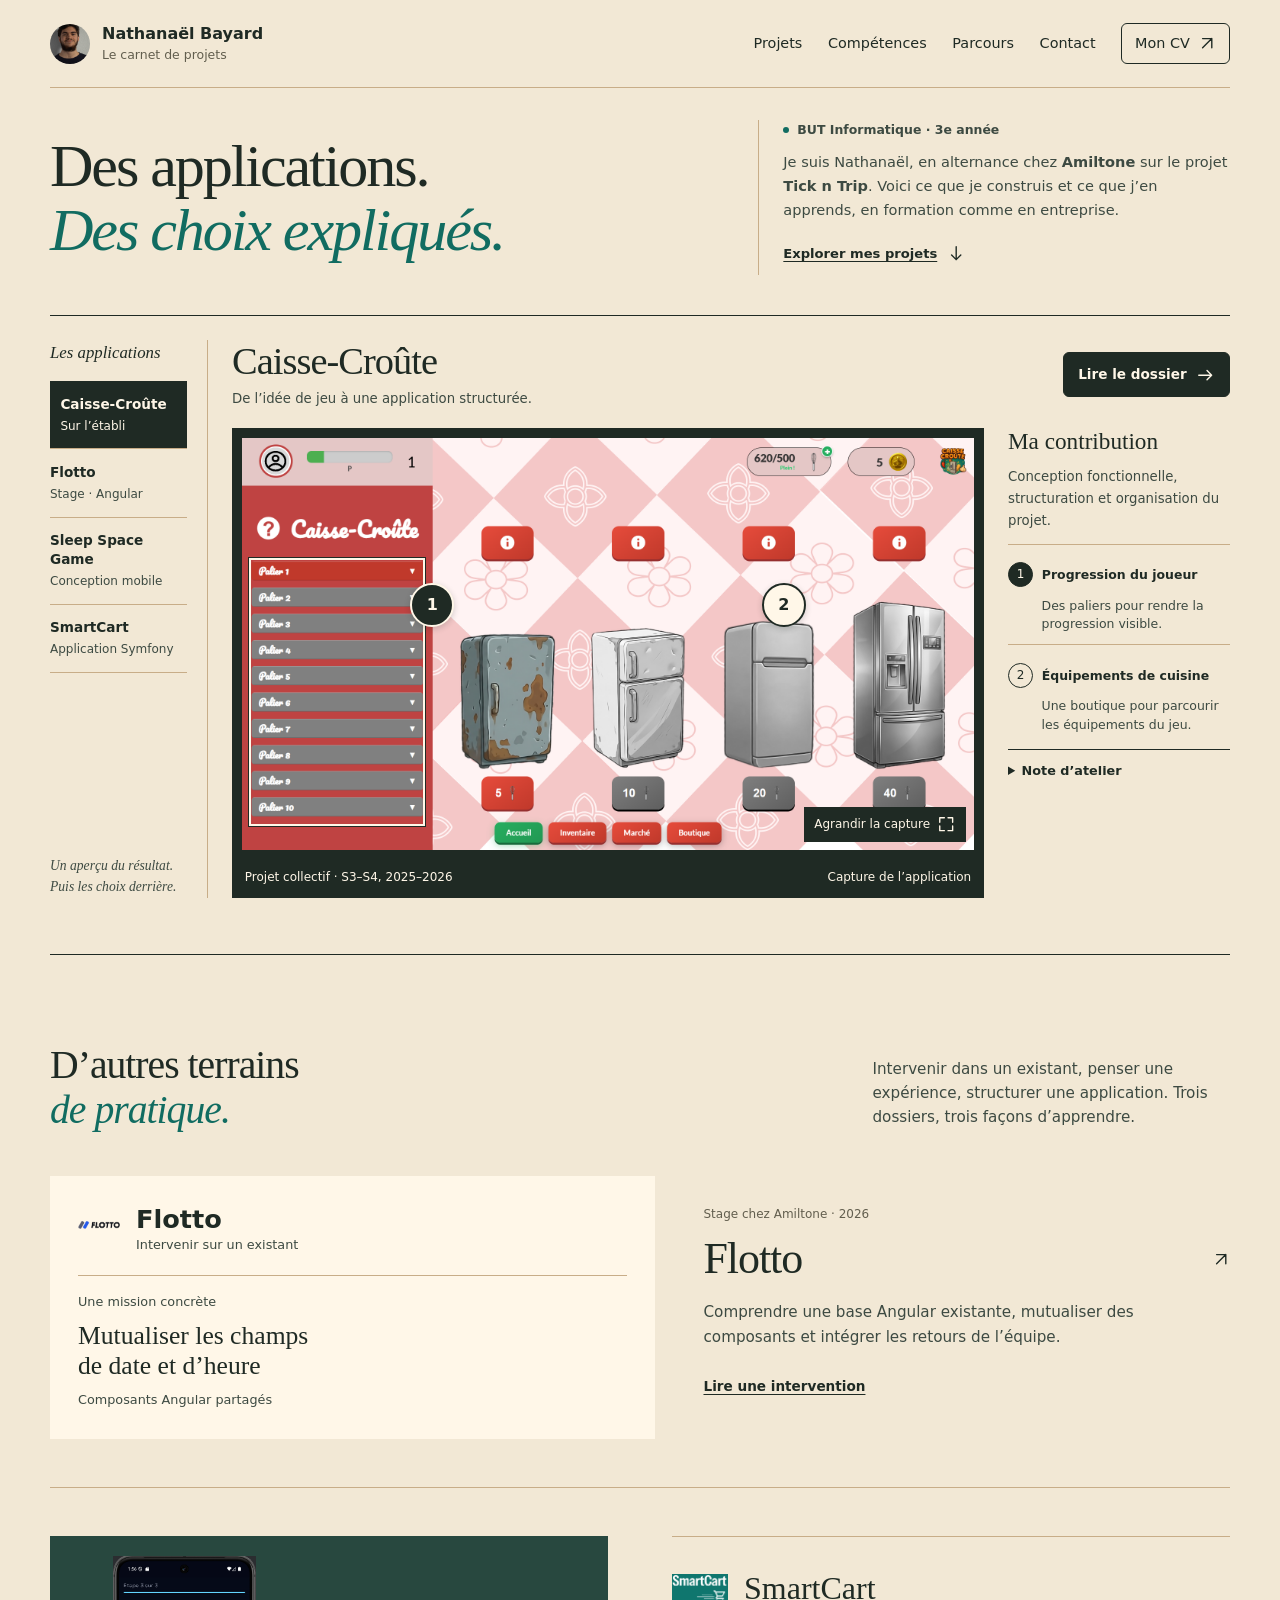
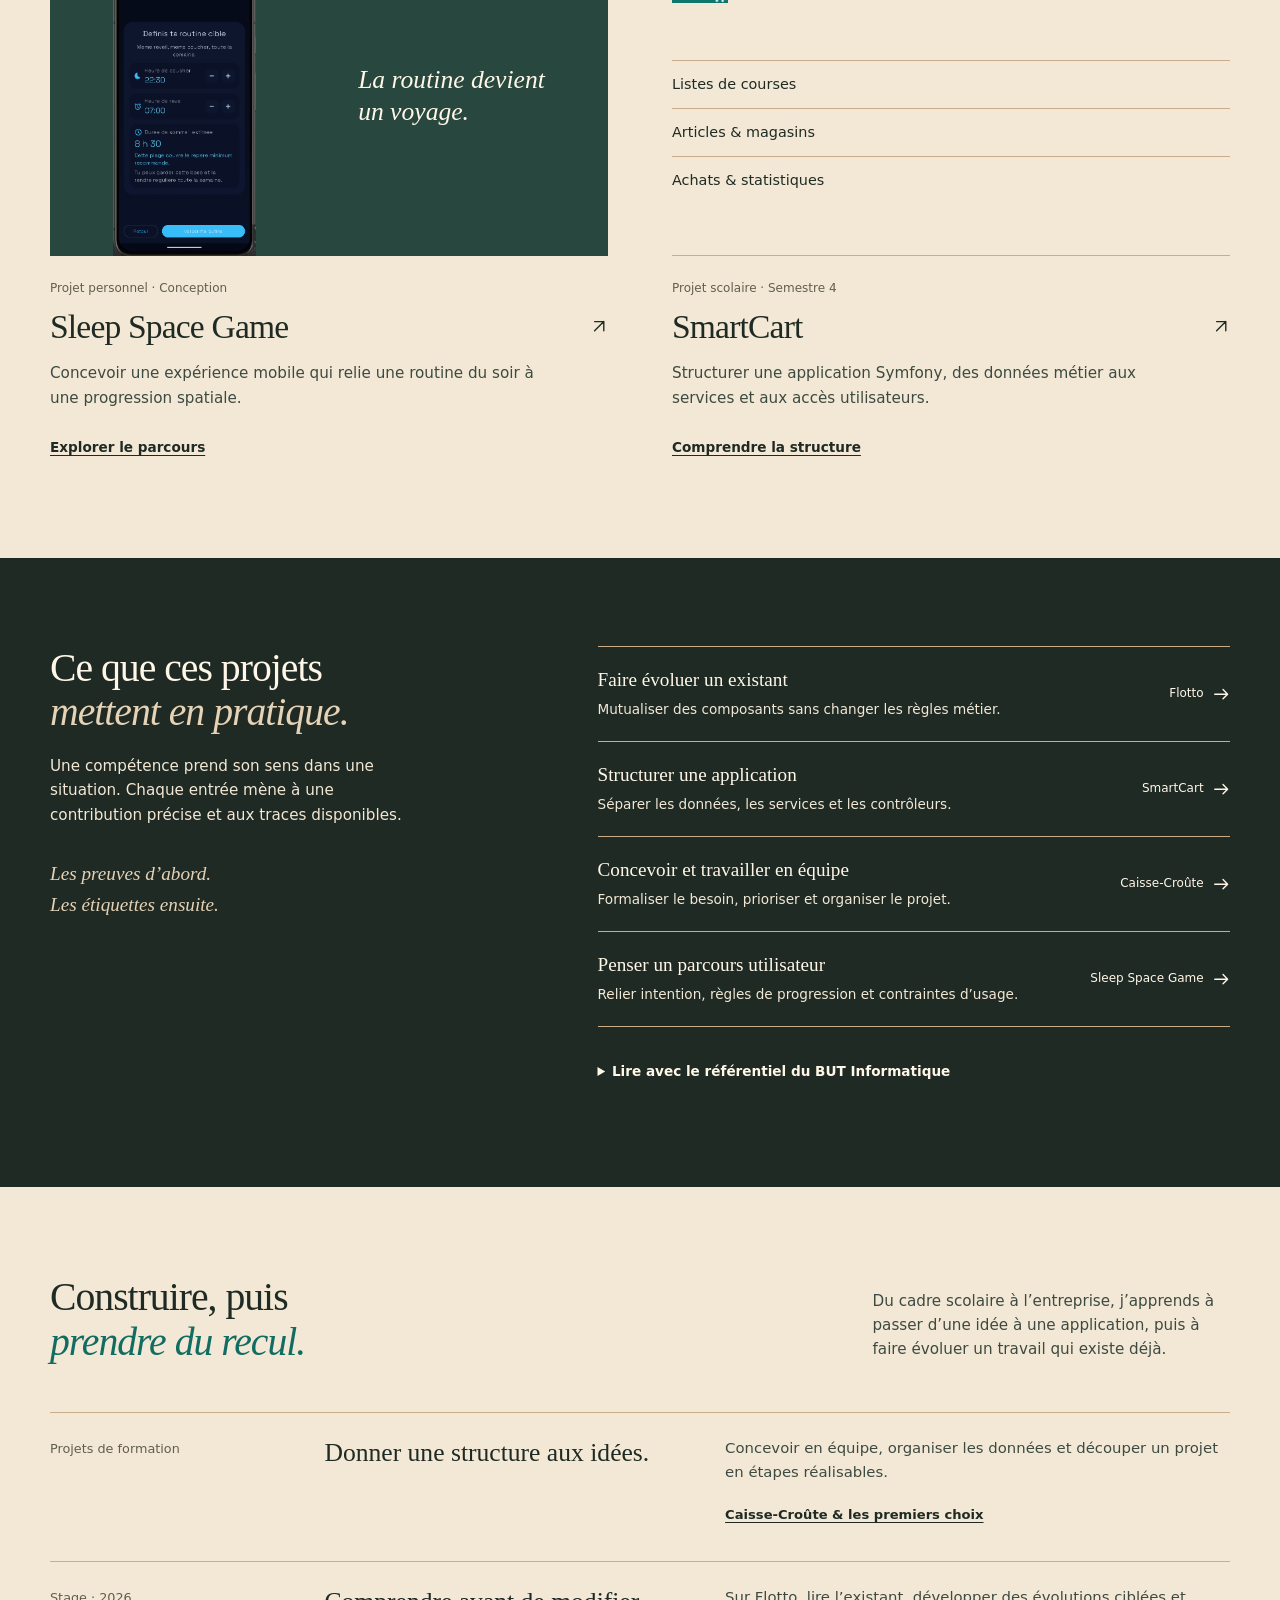
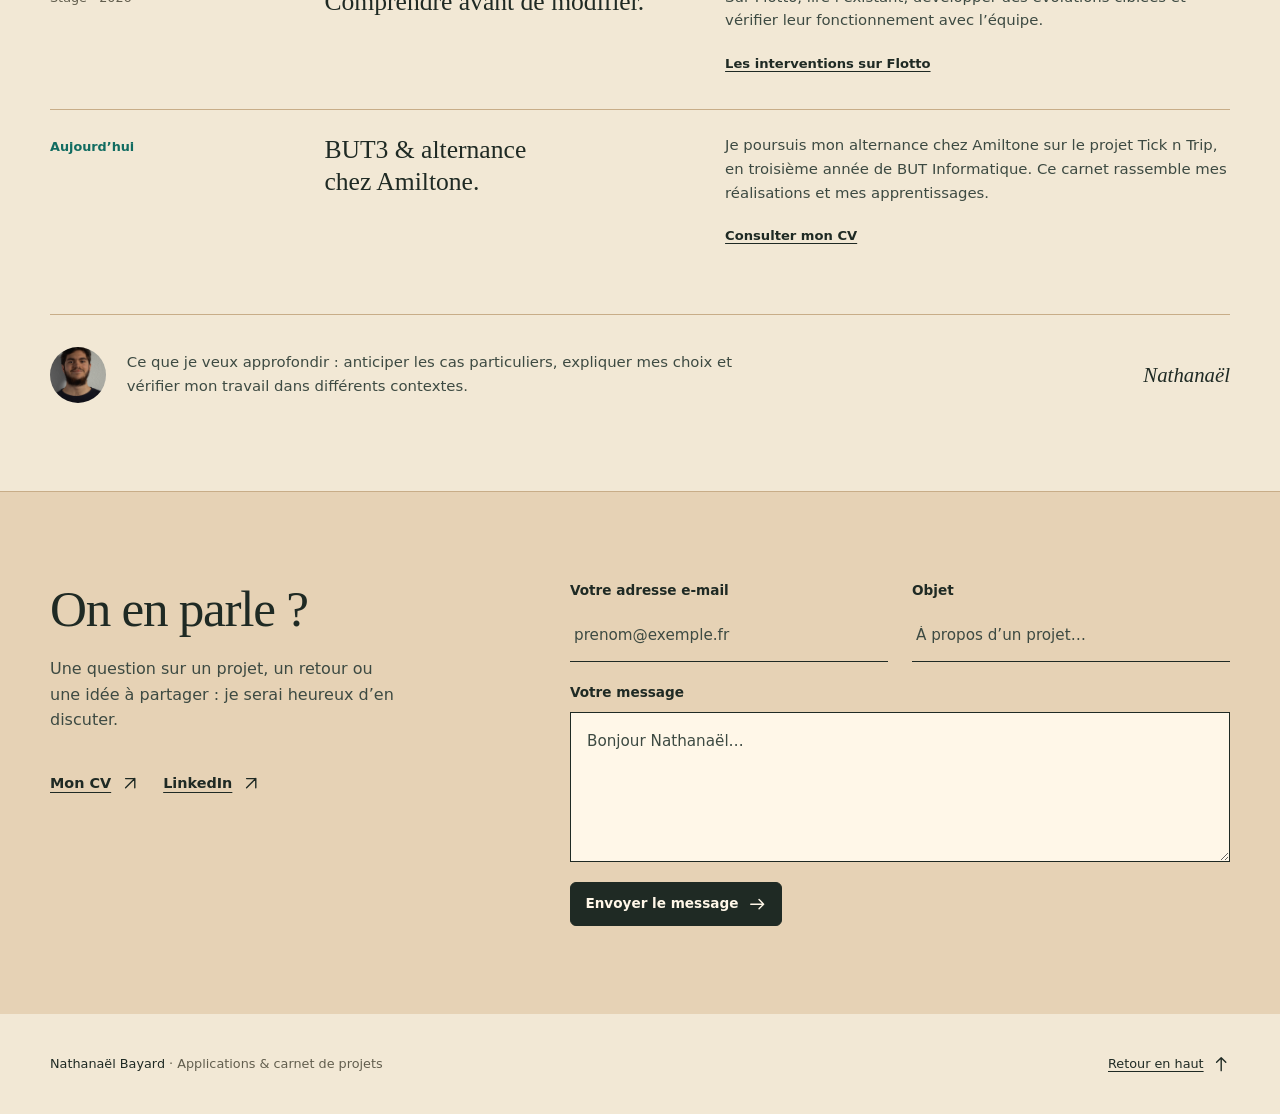
<file: index.html>
<!doctype html>
<html lang="fr">
<head>
  <meta charset="UTF-8" />
  <meta name="viewport" content="width=device-width, initial-scale=1.0" />
  <meta name="description" content="Nathanaël Bayard, étudiant en troisième année de BUT Informatique et alternant chez Amiltone sur le projet Tick n Trip. Projets web, conception mobile et contributions Angular : mes réalisations, mes choix et leurs preuves." />
  <meta name="theme-color" content="#f2e8d5" />
  <title>Nathanaël Bayard — Applications &amp; carnet de projets</title>
  <link rel="stylesheet" href="styles.css?v=etabli-polish-2" />
  <script src="scripts/config.js" defer></script>
  <script src="scripts/data.js" defer></script>
  <script src="scripts/site.js?v=etabli-ouvert" defer></script>
</head>
<body>
  <a class="skip-link" href="#contenu">Aller au contenu</a>
  <header class="site-header">
    <a class="brand" href="index.html" aria-label="Nathanaël Bayard, accueil"><img src="asset/pp.png" width="40" height="40" alt="" /><span>Nathanaël Bayard<span class="brand-caption">Le carnet de projets</span></span></a>
    <button class="menu-toggle" type="button" aria-expanded="false" aria-controls="navigation" hidden>Menu <svg viewBox="0 0 20 20" width="18" height="18" aria-hidden="true"><path d="M3 6h14M3 10h14M3 14h14" /></svg></button>
    <nav id="navigation" class="site-nav" aria-label="Navigation principale"><a href="#projets">Projets</a><a href="#competences">Compétences</a><a href="#parcours">Parcours</a><a href="#contact">Contact</a><a class="nav-cv" href="cv.html">Mon CV <svg viewBox="0 0 20 20" aria-hidden="true"><path d="M5 15 15 5M5 5h10v10" /></svg></a></nav>
  </header>
  <main id="contenu">
    <section class="home-hero shell" aria-labelledby="hero-title">
      <div class="hero-copy">
        <h1 id="hero-title">Des applications.<br /><em>Des choix expliqués.</em></h1>
        <div class="hero-intro">
          <p class="current-status"><span aria-hidden="true"></span>BUT Informatique · 3e année</p>
          <p class="hero-description">Je suis Nathanaël, en alternance chez <strong>Amiltone</strong> sur le projet <strong>Tick n Trip</strong>. Voici ce que je construis et ce que j’en apprends, en formation comme en entreprise.</p>
          <a class="text-link" href="#projets">Explorer mes projets <svg viewBox="0 0 20 20" aria-hidden="true"><path d="M10 3v14m-5-5 5 5 5-5" /></svg></a>
        </div>
      </div>
      <article class="featured-project" aria-labelledby="featured-title">
        <nav class="workbench-index" aria-label="Dossiers de projets">
          <p class="workbench-index-title">Les applications</p>
          <ul>
            <li><a class="workbench-current" href="projet.html?projet=caisse-croute" aria-current="true"><span>Caisse-Croûte</span><small>Sur l’établi</small></a></li>
            <li><a href="projet.html?projet=flotto"><span>Flotto</span><small>Stage · Angular</small></a></li>
            <li><a href="projet.html?projet=sleep-space-game"><span>Sleep Space Game</span><small>Conception mobile</small></a></li>
            <li><a href="projet.html?projet=smartcart"><span>SmartCart</span><small>Application Symfony</small></a></li>
          </ul>
          <p class="hero-margin-note">Un aperçu du résultat.<br />Puis les choix derrière.</p>
        </nav>
        <header class="feature-caption">
          <div><h2 id="featured-title">Caisse-Croûte</h2><p>De l’idée de jeu à une application structurée.</p></div>
          <a class="button button-primary" href="projet.html?projet=caisse-croute">Lire le dossier <svg viewBox="0 0 20 20" aria-hidden="true"><path d="M3 10h14m-5-5 5 5-5 5" /></svg></a>
        </header>
        <figure class="feature-stage">
          <div class="feature-shot">
            <a class="feature-image image-link" href="asset/screen-caisse-croute.png" data-enlarge data-caption="Caisse-Croûte — capture de l’interface du jeu collectif"><img src="asset/screen-caisse-croute.png" width="1920" height="1080" alt="Interface Caisse-Croûte : progression du joueur et boutique d’équipements de cuisine" fetchpriority="high" /><span class="image-hint">Agrandir la capture <svg viewBox="0 0 20 20" aria-hidden="true"><path d="M3 8V3h5m4 0h5v5M3 12v5h5m4 0h5v-5" /></svg></span></a>
            <span class="capture-region capture-region-progression is-active" data-capture-region="progression" aria-hidden="true"></span>
            <span class="capture-region capture-region-equipements" data-capture-region="equipements" aria-hidden="true"></span>
            <a id="repere-progression" class="capture-pin pin-progression is-active" href="#annotation-progression" data-annotation="progression" aria-label="Repère 1 : progression du joueur" aria-describedby="note-progression">1</a>
            <a id="repere-equipements" class="capture-pin pin-equipements" href="#annotation-equipements" data-annotation="equipements" aria-label="Repère 2 : équipements de cuisine" aria-describedby="note-equipements">2</a>
          </div>
          <figcaption><span>Projet collectif · S3–S4, 2025–2026</span><span>Capture de l’application</span></figcaption>
        </figure>
        <aside class="feature-notes" aria-label="Contribution et lecture de la capture">
          <p class="feature-role"><strong>Ma contribution</strong>Conception fonctionnelle, structuration et organisation du projet.</p>
          <ol class="capture-legend">
            <li id="annotation-progression" class="annotation-note is-active" data-capture-note="progression"><a class="annotation-label is-active" href="#repere-progression" data-annotation="progression" aria-describedby="note-progression"><span class="annotation-number" aria-hidden="true">1</span><strong>Progression du joueur</strong></a><p id="note-progression">Des paliers pour rendre la progression visible.</p></li>
            <li id="annotation-equipements" class="annotation-note" data-capture-note="equipements"><a class="annotation-label" href="#repere-equipements" data-annotation="equipements" aria-describedby="note-equipements"><span class="annotation-number" aria-hidden="true">2</span><strong>Équipements de cuisine</strong></a><p id="note-equipements">Une boutique pour parcourir les équipements du jeu.</p></li>
          </ol>
          <details class="workshop-note"><summary>Note d’atelier</summary><div><h3>Avant le code,<br />donner une forme à l’idée.</h3><p>Un jeu web, une équipe de quatre, et des fonctionnalités à transformer en un projet réalisable.</p><ul><li>Clarifier les besoins et les priorités.</li><li>Relier utilisateurs, données et règles du jeu.</li><li>Découper le travail en sprints.</li></ul><a href="projet.html?projet=caisse-croute#preuve-conception">Voir la preuve de conception</a></div></details>
        </aside>
      </article>
    </section>

    <section id="projets" class="projects-section shell section" aria-labelledby="projects-title">
      <div class="section-heading"><h2 id="projects-title">D’autres terrains<br /><em>de pratique.</em></h2><p>Intervenir dans un existant, penser une expérience, structurer une application. Trois dossiers, trois façons d’apprendre.</p></div>
      <div class="project-grid">
        <article class="project-preview project-flotto">
          <a class="project-cover flot-to" href="projet.html?projet=flotto" tabindex="-1" aria-hidden="true"><img src="asset/flotto-logo.png" alt="" width="100" height="100" loading="lazy" /><span class="flotto-wordmark">Flotto</span><span class="cover-subtitle">Intervenir sur un existant</span><div class="mission-excerpt"><span>Une mission concrète</span><strong>Mutualiser les champs<br />de date et d’heure</strong><span>Composants Angular partagés</span></div></a>
          <div class="project-preview-copy"><p class="project-context">Stage chez Amiltone · 2026</p><h3><a href="projet.html?projet=flotto">Flotto <svg viewBox="0 0 20 20" aria-hidden="true"><path d="M5 15 15 5M5 5h10v10" /></svg></a></h3><p>Comprendre une base Angular existante, mutualiser des composants et intégrer les retours de l’équipe.</p><a class="text-link" href="projet.html?projet=flotto#preuve-dates">Lire une intervention</a></div>
        </article>
        <article class="project-preview project-sleep">
          <a class="project-cover sleep-cover" href="projet.html?projet=sleep-space-game" tabindex="-1" aria-hidden="true"><img src="asset/sleep-space-game-photos/routine-ssg.png" width="431" height="906" loading="lazy" alt="" /><span class="cover-caption">La routine devient<br />un voyage.</span></a>
          <div class="project-preview-copy"><p class="project-context">Projet personnel · Conception</p><h3><a href="projet.html?projet=sleep-space-game">Sleep Space Game <svg viewBox="0 0 20 20" aria-hidden="true"><path d="M5 15 15 5M5 5h10v10" /></svg></a></h3><p>Concevoir une expérience mobile qui relie une routine du soir à une progression spatiale.</p><a class="text-link" href="projet.html?projet=sleep-space-game#preuve-parcours">Explorer le parcours</a></div>
        </article>
        <article class="project-preview project-smartcart">
          <a class="project-cover smartcart-cover" href="projet.html?projet=smartcart" tabindex="-1" aria-hidden="true"><img src="asset/logoSmartCart.png" width="104" height="104" loading="lazy" alt="" /><span class="smartcart-name">SmartCart</span><div class="domain-list"><span>Listes de courses</span><span>Articles &amp; magasins</span><span>Achats &amp; statistiques</span></div></a>
          <div class="project-preview-copy"><p class="project-context">Projet scolaire · Semestre 4</p><h3><a href="projet.html?projet=smartcart">SmartCart <svg viewBox="0 0 20 20" aria-hidden="true"><path d="M5 15 15 5M5 5h10v10" /></svg></a></h3><p>Structurer une application Symfony, des données métier aux services et aux accès utilisateurs.</p><a class="text-link" href="projet.html?projet=smartcart#preuve-architecture">Comprendre la structure</a></div>
        </article>
      </div>
    </section>

    <section id="competences" class="skills-section section" aria-labelledby="skills-title"><div class="shell skills-layout">
      <div class="skills-intro"><h2 id="skills-title">Ce que ces projets<br /><em>mettent en pratique.</em></h2><p>Une compétence prend son sens dans une situation. Chaque entrée mène à une contribution précise et aux traces disponibles.</p><p class="editorial-note">Les preuves d’abord.<br />Les étiquettes ensuite.</p></div>
      <div class="proof-index">
        <a href="projet.html?projet=flotto#preuve-dates"><span><strong>Faire évoluer un existant</strong><span>Mutualiser des composants sans changer les règles métier.</span></span><span class="proof-project">Flotto <svg viewBox="0 0 20 20" aria-hidden="true"><path d="M3 10h14m-5-5 5 5-5 5" /></svg></span></a>
        <a href="projet.html?projet=smartcart#preuve-architecture"><span><strong>Structurer une application</strong><span>Séparer les données, les services et les contrôleurs.</span></span><span class="proof-project">SmartCart <svg viewBox="0 0 20 20" aria-hidden="true"><path d="M3 10h14m-5-5 5 5-5 5" /></svg></span></a>
        <a href="projet.html?projet=caisse-croute#preuve-conception"><span><strong>Concevoir et travailler en équipe</strong><span>Formaliser le besoin, prioriser et organiser le projet.</span></span><span class="proof-project">Caisse-Croûte <svg viewBox="0 0 20 20" aria-hidden="true"><path d="M3 10h14m-5-5 5 5-5 5" /></svg></span></a>
        <a href="projet.html?projet=sleep-space-game#preuve-parcours"><span><strong>Penser un parcours utilisateur</strong><span>Relier intention, règles de progression et contraintes d’usage.</span></span><span class="proof-project">Sleep Space Game <svg viewBox="0 0 20 20" aria-hidden="true"><path d="M3 10h14m-5-5 5 5-5 5" /></svg></span></a>
        <details class="framework-details"><summary>Lire avec le référentiel du BUT Informatique</summary><div id="framework-content"><p>Les dossiers associent les compétences du BUT aux situations qui les mobilisent.</p></div></details>
      </div>
    </div></section>

    <section id="parcours" class="journey-section shell section" aria-labelledby="journey-title"><div class="section-heading"><h2 id="journey-title">Construire, puis<br /><em>prendre du recul.</em></h2><p>Du cadre scolaire à l’entreprise, j’apprends à passer d’une idée à une application, puis à faire évoluer un travail qui existe déjà.</p></div>
      <ol class="journey"><li><p class="journey-date">Projets de formation</p><h3>Donner une structure aux idées.</h3><p>Concevoir en équipe, organiser les données et découper un projet en étapes réalisables.</p><a href="projet.html?projet=caisse-croute">Caisse-Croûte &amp; les premiers choix</a></li><li><p class="journey-date">Stage · 2026</p><h3>Comprendre avant de modifier.</h3><p>Sur Flotto, lire l’existant, développer des évolutions ciblées et vérifier leur fonctionnement avec l’équipe.</p><a href="projet.html?projet=flotto">Les interventions sur Flotto</a></li><li class="journey-current"><p class="journey-date">Aujourd’hui</p><h3>BUT3 &amp; alternance chez Amiltone.</h3><p>Je poursuis mon alternance chez Amiltone sur le projet Tick n Trip, en troisième année de BUT Informatique. Ce carnet rassemble mes réalisations et mes apprentissages.</p><a href="cv.html">Consulter mon CV</a></li></ol>
      <div class="personal-note"><img src="asset/pp.png" width="64" height="64" alt="Portrait de Nathanaël Bayard" loading="lazy" /><p>Ce que je veux approfondir : anticiper les cas particuliers, expliquer mes choix et vérifier mon travail dans différents contextes.</p><span>Nathanaël</span></div>
    </section>

    <section id="contact" class="contact-section section" aria-labelledby="contact-title"><div class="shell contact-layout"><div><h2 id="contact-title">On en parle&nbsp;?</h2><p>Une question sur un projet, un retour ou une idée à partager : je serai heureux d’en discuter.</p><div class="contact-links"><a class="text-link" href="cv.html">Mon CV <svg viewBox="0 0 20 20" aria-hidden="true"><path d="M5 15 15 5M5 5h10v10" /></svg></a><a class="text-link" href="#contact" data-profile-link="linkedin" target="_blank" rel="noopener noreferrer">LinkedIn <svg viewBox="0 0 20 20" aria-hidden="true"><path d="M5 15 15 5M5 5h10v10" /></svg></a></div></div>
      <form class="contact-form" method="post" data-contact-form><div class="contact-honeypot" aria-hidden="true"><label>Ne pas remplir ce champ<input type="text" name="_gotcha" autocomplete="off" tabindex="-1" /></label></div><div class="contact-fields"><label>Votre adresse e-mail<input type="email" name="email" autocomplete="email" placeholder="prenom@exemple.fr" required /></label><label>Objet<input type="text" name="subject" placeholder="À propos d’un projet…" required /></label></div><label>Votre message<textarea name="message" rows="4" placeholder="Bonjour Nathanaël…" required></textarea></label><div class="contact-actions"><button class="button button-primary" type="submit" disabled>Préparer le message <svg viewBox="0 0 20 20" aria-hidden="true"><path d="M3 10h14m-5-5 5 5-5 5" /></svg></button><p class="contact-status" data-contact-status role="status" aria-live="polite"></p></div><noscript><p>Le formulaire nécessite JavaScript. Vous pouvez aussi me retrouver sur <a href="https://www.linkedin.com/in/nathanael-bayard-9137b3331">LinkedIn</a>.</p></noscript></form>
    </div></section>
  </main>
  <footer class="site-footer shell"><p>Nathanaël Bayard <span>· Applications &amp; carnet de projets</span></p><a href="#contenu">Retour en haut <svg viewBox="0 0 20 20" aria-hidden="true"><path d="M10 17V3m-5 5 5-5 5 5" /></svg></a></footer>
  <dialog id="image-viewer" class="image-viewer" aria-label="Capture agrandie"><button class="viewer-close button" type="button">Fermer <span aria-hidden="true">×</span></button><figure><figcaption></figcaption></figure></dialog>
</body>
</html>
</file>
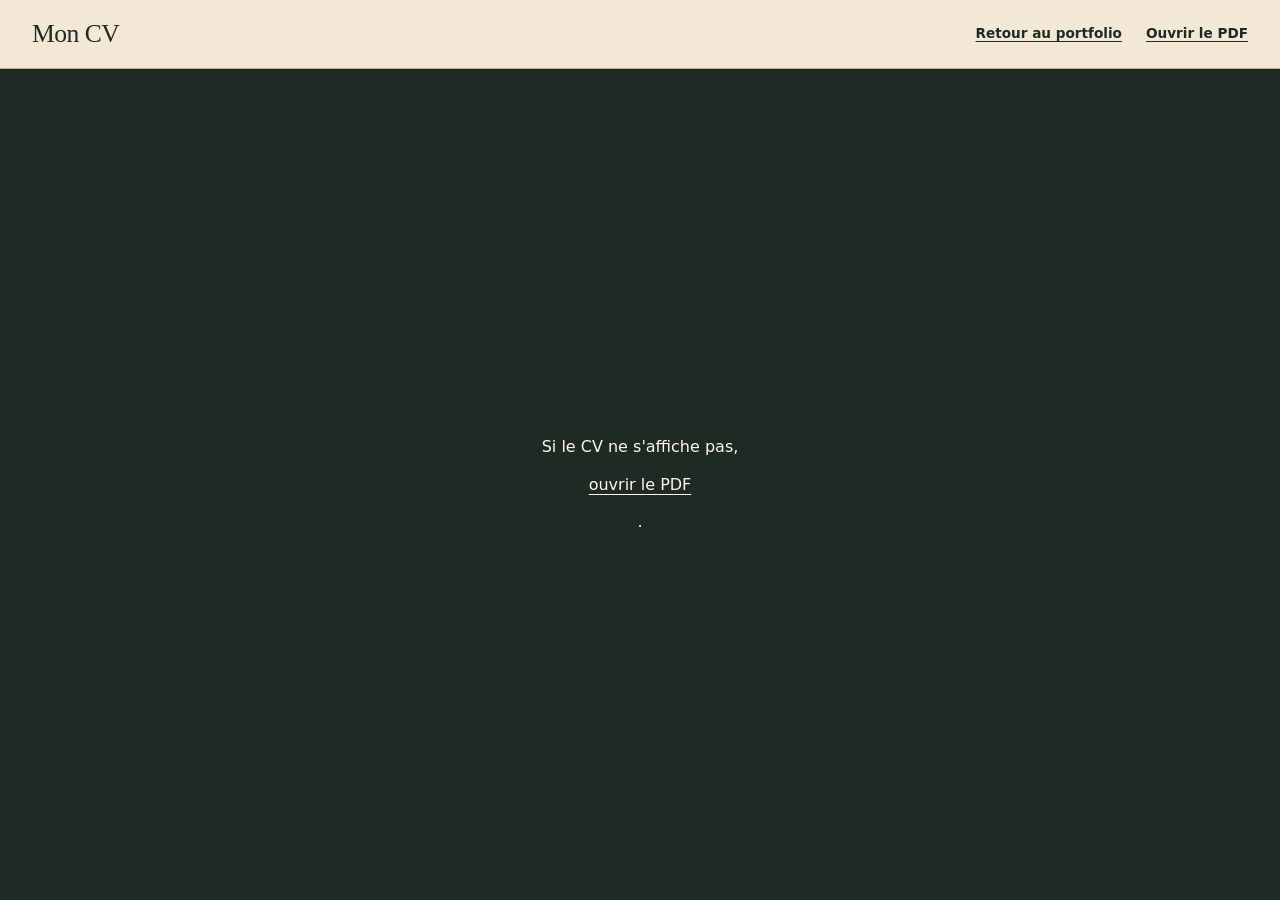
<file: cv.html>
<!DOCTYPE html>
<html lang="fr">
<head>
  <meta charset="UTF-8">
  <meta name="viewport" content="width=device-width, initial-scale=1.0">
  <title>CV - Nathana&euml;l Bayard</title>
  <link rel="stylesheet" href="styles.css?v=etabli-polish-2">
</head>
<body class="cv-page">
  <header class="cv-toolbar">
    <h1>Mon CV</h1>
    <nav aria-label="Navigation du CV"><a href="index.html">Retour au portfolio</a><a href="asset/Nathana%C3%ABlBAYARDCV.pdf?v=tick-n-trip-montserrat-2" target="_blank" rel="noopener noreferrer">Ouvrir le PDF</a></nav>
  </header>
  <main class="cv-document">
  <object
    class="cv-viewer"
    data="asset/Nathana%C3%ABlBAYARDCV.pdf?v=tick-n-trip-montserrat-2"
    type="application/pdf"
    aria-label="CV de Nathanaël Bayard"
  >
    <p class="cv-fallback">
      Si le CV ne s'affiche pas, <a href="asset/Nathana%C3%ABlBAYARDCV.pdf?v=tick-n-trip-montserrat-2">ouvrir le PDF</a>.
    </p>
  </object>
  </main>
</body>
</html>
</file>
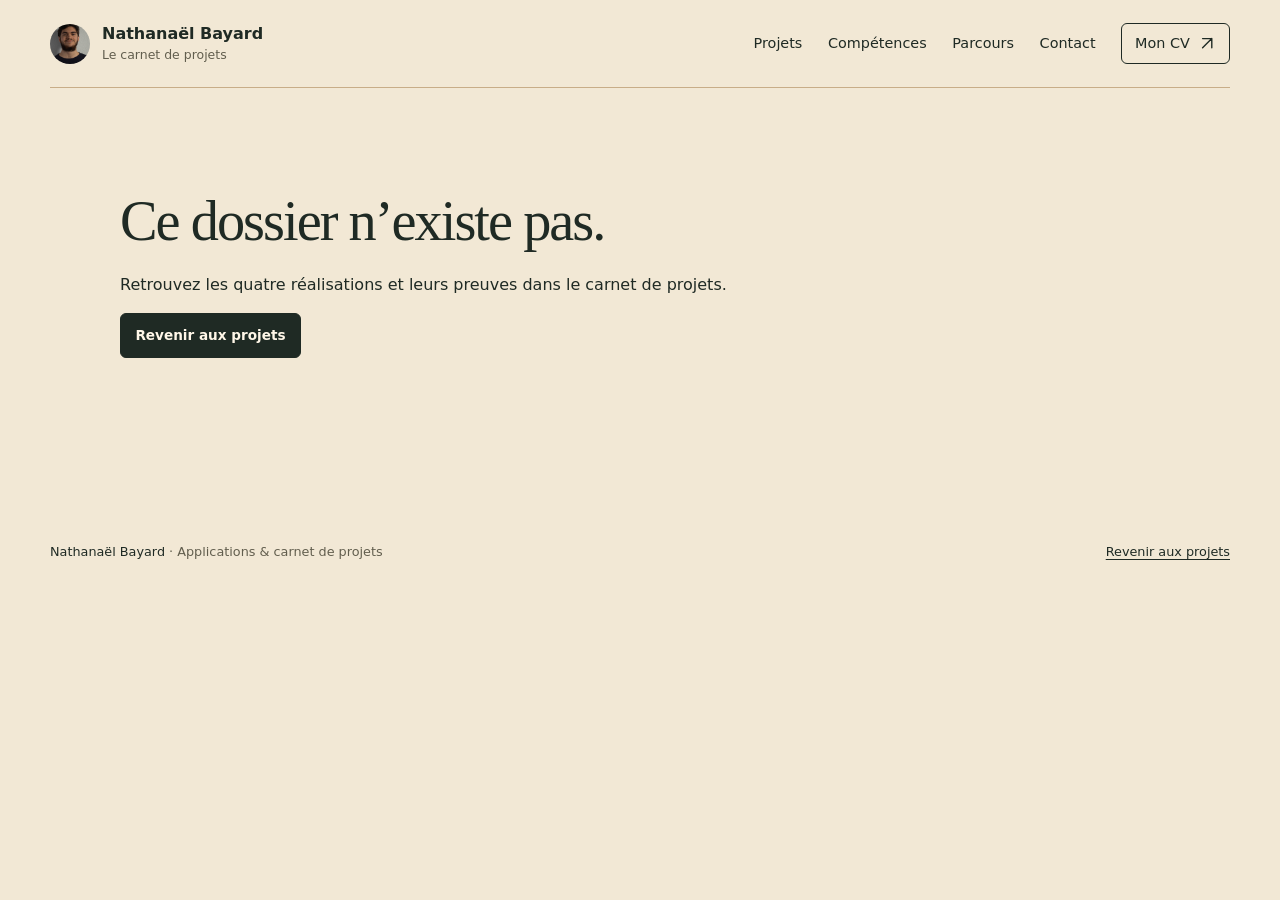
<file: projet.html>
<!doctype html>
<html lang="fr">
<head>
  <meta charset="UTF-8" />
  <meta name="viewport" content="width=device-width, initial-scale=1.0" />
  <meta name="description" content="Les projets de Nathanaël Bayard : contexte, contribution personnelle, choix, preuves et apprentissages." />
  <meta name="theme-color" content="#f2e8d5" />
  <title>Dossier de projet — Nathanaël Bayard</title>
  <link rel="stylesheet" href="styles.css?v=etabli-polish-2" />
  <script src="scripts/config.js" defer></script>
  <script src="scripts/data.js" defer></script>
  <script src="scripts/project.js" defer></script>
  <script src="scripts/site.js" defer></script>
</head>
<body>
  <a class="skip-link" href="#contenu">Aller au contenu</a>
  <header class="site-header"><a class="brand" href="index.html" aria-label="Nathanaël Bayard, accueil"><img src="asset/pp.png" width="40" height="40" alt="" /><span>Nathanaël Bayard<span class="brand-caption">Le carnet de projets</span></span></a><button class="menu-toggle" type="button" aria-expanded="false" aria-controls="navigation" hidden>Menu <svg viewBox="0 0 20 20" width="18" height="18" aria-hidden="true"><path d="M3 6h14M3 10h14M3 14h14" /></svg></button><nav id="navigation" class="site-nav" aria-label="Navigation principale"><a href="index.html#projets">Projets</a><a href="index.html#competences">Compétences</a><a href="index.html#parcours">Parcours</a><a href="index.html#contact">Contact</a><a class="nav-cv" href="cv.html">Mon CV <svg viewBox="0 0 20 20" aria-hidden="true"><path d="M5 15 15 5M5 5h10v10" /></svg></a></nav></header>
  <main id="contenu" class="case-shell"><div id="case-content"><h1>Les dossiers de projets</h1><p>Ce dossier se charge avec JavaScript. Vous pouvez retrouver les projets sur <a href="index.html#projets">la page d’accueil</a>.</p><noscript><p>Vous pouvez aussi lire le <a href="data/mission%26sae/SAE%20S3-S4.pdf">dossier de conception Caisse-Croûte</a> et la <a href="data/mission%26sae/app-specification.pdf">spécification Sleep Space Game</a>.</p></noscript></div></main>
  <footer class="site-footer shell"><p>Nathanaël Bayard <span>· Applications &amp; carnet de projets</span></p><a href="index.html#projets">Revenir aux projets</a></footer>
  <dialog id="image-viewer" class="image-viewer" aria-label="Capture agrandie"><button class="viewer-close button" type="button">Fermer <span aria-hidden="true">×</span></button><figure><figcaption></figcaption></figure></dialog>
</body>
</html>
</file>
<file: styles.css>
/* L’établi des applications — palette et familles de caractères existantes. */
:root {
  --paper: #f2e8d5;
  --paper-soft: #e6d2b5;
  --surface: #fff7e8;
  --surface-strong: #ffd8ad;
  --ink: #1f2a24;
  --ink-soft: #3d4a42;
  --muted: #625e4e;
  --line: #1f2a24;
  --line-soft: #c8ad88;
  --line-strong: #1f2a24;
  --red: #f26a2e;
  --green: #116c61;
  --gold: #f6b93b;
  --blue: #28483f;
  --white: #fff7e8;
  --radius: 8px;
  --max-width: 1180px;
  --shadow: 7px 7px 0 #1f2a24;
}
*,:before,:after { box-sizing: border-box; }
html { scroll-behavior: auto; scroll-padding-top: 7rem; }
body { margin: 0; background: var(--paper); color: var(--ink); font-family: "Segoe UI", Aptos, system-ui, -apple-system, BlinkMacSystemFont, sans-serif; font-size: 1rem; line-height: 1.6; }
::selection { background: var(--ink); color: var(--surface); }
:focus-visible { outline: 3px solid var(--green); outline-offset: 5px; }
img { display: block; max-width: 100%; height: auto; }
a { color: inherit; text-underline-offset: .25em; text-decoration-thickness: 1px; }
a:hover { text-decoration-thickness: 2px; }
button,input,textarea { font: inherit; }
button { cursor: pointer; }
button svg,a svg { width: 1.15rem; height: 1.15rem; flex-shrink: 0; fill: none; stroke: currentColor; stroke-width: 1.5; stroke-linecap: round; stroke-linejoin: round; }
[hidden] { display: none !important; }
h1,h2,h3,p,figure { margin-top: 0; }
h1,h2 { font-family: Georgia, "Times New Roman", serif; font-weight: 500; }
h1,h2,h3 { text-wrap: balance; }
h1 { font-size: clamp(2.6rem, 4.4vw, 4rem); line-height: 1.06; letter-spacing: -.035em; margin-bottom: 1.25rem; }
h2 { font-size: clamp(2.2rem, 3.1vw, 3rem); line-height: 1.12; letter-spacing: -.025em; margin-bottom: 1.2rem; }
h1 em,h2 em { font-weight: 400; color: var(--green); }
h3 { font-size: 1.3rem; line-height: 1.3; }
p { margin-bottom: 1rem; }
.shell,.site-header { width: min(calc(100% - 4rem), var(--max-width)); margin-inline: auto; }
.section { padding-block: 5.5rem; }
section[id],article[id] { scroll-margin-top: 0; }
.skip-link { position: fixed; z-index: 200; top: -5rem; left: 1rem; padding: .75rem 1rem; background: var(--ink); color: var(--surface); }
.skip-link:focus { top: .5rem; }
.site-header { position: sticky; top: 0; z-index: 50; min-height: 88px; display: flex; align-items: center; justify-content: space-between; gap: 1.5rem; border-bottom: 1px solid var(--line-soft); background: var(--paper); }
.brand { display: inline-flex; align-items: center; gap: .75rem; text-decoration: none; font-weight: 750; line-height: 1.3; }
.brand img { width: 40px; height: 40px; border-radius: 50%; object-fit: cover; }
.brand-caption { display: block; color: var(--muted); font-weight: 400; font-size: .78rem; margin-top: .15rem; }
.site-nav { display: flex; align-items: center; gap: 1.6rem; font-size: .9rem; }
.site-nav a { text-decoration: none; padding-block: .7rem; }
.site-nav a:hover,.site-nav a[aria-current] { color: var(--green); text-decoration: underline; }
.site-nav .nav-cv { display: inline-flex; gap: .5rem; align-items: center; padding: .5rem .8rem; border: 1px solid var(--ink); border-radius: 6px; }
.menu-toggle { display: none; align-items: center; gap: .5rem; padding: .55rem .7rem; color: var(--ink); background: var(--surface); border: 1px solid var(--ink); border-radius: 6px; }
.text-link { display: inline-flex; align-items: center; gap: .6rem; font-weight: 650; text-decoration: underline; }
.button { display: inline-flex; align-items: center; justify-content: center; gap: .6rem; min-height: 44px; border: 1px solid var(--ink); border-radius: 6px; padding: .65rem .9rem; text-decoration: none; font-weight: 650; font-size: .85rem; background: var(--surface); color: var(--ink); transition: background 160ms ease,box-shadow 160ms ease; }
.button-primary { background: var(--ink); color: var(--surface); }
.button:hover { text-decoration: none; background: var(--green); color: var(--surface); box-shadow: 3px 3px 0 var(--ink); }
.button:disabled { cursor: wait; opacity: .65; box-shadow: none; }
/* L’établi ouvert : introduction, index, capture et notes. */
.home-hero { padding-block: 2rem 3.5rem; }
.hero-copy { display: grid; grid-template-columns: minmax(0,1.4fr) minmax(0,1fr); gap: 3rem; align-items: center; margin-bottom: 2.5rem; }
.home-hero h1 { font-size: clamp(2.8rem,4.7vw,4.25rem); line-height: 1.06; letter-spacing: -.035em; margin: 0; }
.hero-intro { padding-left: 1.5rem; border-left: 1px solid var(--line-soft); }
.current-status { display: flex; align-items: center; gap: .5rem; font-size: .78rem; font-weight: 650; color: var(--ink-soft); margin-bottom: .6rem; }
.current-status>span { width: 6px; height: 6px; border-radius: 50%; background: var(--green); flex-shrink: 0; }
.hero-description { max-width: 48ch; color: var(--ink-soft); font-size: .91rem; line-height: 1.65; margin-bottom: .6rem; }
.hero-intro>.text-link { min-height: 44px; font-size: .82rem; }
.featured-project { display: grid; grid-template-columns: 158px minmax(0,1fr) 222px; grid-template-areas: "index caption caption" "index stage notes"; column-gap: 1.5rem; border-top: 1px solid var(--ink); padding-top: 1.5rem; }
.workbench-index { grid-area: index; display: flex; flex-direction: column; border-right: 1px solid var(--line-soft); padding-right: 1.25rem; min-width: 0; }
.workbench-index-title { font-family: Georgia, "Times New Roman", serif; font-style: italic; font-size: 1.05rem; margin-bottom: .9rem; }
.workbench-index ul { list-style: none; padding: 0; margin: 0; }
.workbench-index li { border-bottom: 1px solid var(--line-soft); }
.workbench-index a { display: block; padding: .85rem 0; text-decoration: none; line-height: 1.4; }
.workbench-index a>span { display: block; font-weight: 650; font-size: .85rem; }
.workbench-index small { display: block; font-size: .75rem; margin-top: .25rem; color: var(--ink-soft); }
.workbench-index .workbench-current { background: var(--ink); color: var(--surface); padding-inline: .65rem; }
.workbench-index .workbench-current small { color: var(--surface); }
.workbench-index a:hover>span { text-decoration: underline; text-underline-offset: .2em; }
.hero-margin-note { color: var(--ink-soft); font-family: Georgia, "Times New Roman", serif; font-size: .85rem; font-style: italic; line-height: 1.6; margin: auto 0 0; padding-top: 1.5rem; }
.feature-caption { grid-area: caption; display: flex; justify-content: space-between; align-items: center; gap: 1.5rem; padding-bottom: 1.2rem; }
.feature-caption h2 { font-size: clamp(2rem,3vw,2.8rem); line-height: 1.1; margin: 0 0 .35rem; letter-spacing: -.025em; }
.feature-caption p { font-size: .83rem; color: var(--ink-soft); margin: 0; }
.feature-caption .button { flex-shrink: 0; }
.feature-stage { grid-area: stage; min-width: 0; align-self: start; margin: 0; background: var(--ink); color: var(--surface); }
.feature-shot { position: relative; border: 10px solid var(--ink); }
.feature-image { display: block; position: relative; }
.feature-image img { width: 100%; height: auto; }
.feature-image:focus-visible { outline: 3px solid var(--surface); outline-offset: -3px; }
.image-hint { display: flex; align-items: center; gap: .45rem; position: absolute; bottom: .5rem; right: .5rem; padding: .5rem .65rem; background: var(--ink); color: var(--surface); font-size: .75rem; }
.feature-stage figcaption { display: flex; justify-content: space-between; gap: .5rem 1rem; flex-wrap: wrap; padding: .5rem .8rem .75rem; font-size: .75rem; line-height: 1.5; }
.capture-pin { position: absolute; z-index: 2; display: grid; place-items: center; width: 44px; height: 44px; border: 2px solid var(--ink); background: var(--surface); color: var(--ink); border-radius: 50%; font-weight: 750; text-decoration: none; line-height: 1; box-shadow: 0 2px 6px rgba(31,42,36,.2); }
.capture-pin:hover { text-decoration: none; background: var(--paper-soft); }
.capture-pin.is-active { background: var(--ink); color: var(--surface); border-color: var(--surface); }
.capture-pin:focus-visible { outline: 3px solid var(--surface); outline-offset: 3px; }
.pin-progression { left: 23%; top: 35%; }
.pin-equipements { left: 71%; top: 35%; }
.capture-region { position: absolute; pointer-events: none; opacity: 0; border: 2px solid var(--surface); outline: 1px solid var(--ink); }
.capture-region.is-active { opacity: 1; }
.capture-region-progression { left: 1%; top: 29%; width: 24%; height: 65%; }
.capture-region-equipements { left: 29%; top: 39%; width: 68%; height: 54%; }
.feature-notes { grid-area: notes; min-width: 0; }
.feature-role { font-size: .83rem; line-height: 1.65; color: var(--ink-soft); margin: 0 0 .75rem; }
.feature-role strong { display: block; font-family: Georgia, "Times New Roman", serif; color: var(--ink); font-size: 1.45rem; line-height: 1.2; font-weight: 400; margin-bottom: .6rem; }
.capture-legend { list-style: none; padding: 0; margin: 0; }
.annotation-note { border-top: 1px solid var(--line-soft); padding-block: .5rem .65rem; scroll-margin-top: 8rem; }
.annotation-label { display: flex; align-items: center; gap: .55rem; min-height: 44px; color: var(--ink); text-decoration: none; font-size: .78rem; line-height: 1.4; }
.annotation-label:hover strong { text-decoration: underline; text-underline-offset: .2em; }
.annotation-number { display: grid; place-items: center; width: 25px; height: 25px; border: 1px solid var(--ink); border-radius: 50%; font-size: .75rem; flex-shrink: 0; font-variant-numeric: tabular-nums; }
.annotation-label.is-active .annotation-number { background: var(--ink); color: var(--surface); }
.annotation-note p { color: var(--ink-soft); font-size: .78rem; line-height: 1.5; margin: 0 0 0 2.1rem; }
.workshop-note { border-top: 1px solid var(--ink); margin-top: .25rem; }
.workshop-note summary { min-height: 44px; color: var(--ink); font-size: .8rem; }
.workshop-note>div { padding: .8rem 0; }
.workshop-note h3 { font-family: Georgia, "Times New Roman", serif; font-size: 1.35rem; font-weight: 400; margin-bottom: .8rem; }
.workshop-note p,.workshop-note li { font-size: .8rem; line-height: 1.6; color: var(--ink-soft); }
.workshop-note ul { padding-left: 1.1rem; margin-block: .75rem; }
.workshop-note a { display: inline-block; padding-block: .5rem; font-size: .8rem; color: var(--green); }
@media(prefers-reduced-motion:no-preference) {
  .capture-pin,.annotation-number { transition: background-color 180ms ease-out, color 180ms ease-out; }
  .capture-region { transition: opacity 180ms ease-out; }
}
.project-context { color: var(--muted); font-size: .75rem; line-height: 1.4; margin-bottom: .4rem; }
.projects-section { border-top: 1px solid var(--ink); }
.section-heading { display: flex; align-items: end; justify-content: space-between; gap: 3rem; margin-bottom: 2.75rem; }
.section-heading h2 { margin: 0; }
.section-heading>p { max-width: 37ch; color: var(--ink-soft); margin: 0 0 .15rem; font-size: .95rem; }
.project-grid { display: grid; grid-template-columns: repeat(2,minmax(0,1fr)); gap: 3rem 4rem; }
.project-preview { min-width: 0; }
.project-flotto { grid-column: 1/-1; display: grid; grid-template-columns: minmax(0,1.15fr) minmax(0,1fr); align-items: center; gap: 3rem; padding-bottom: 3rem; border-bottom: 1px solid var(--line-soft); }
.project-cover { display: flex; position: relative; height: 320px; overflow: hidden; text-decoration: none; background: var(--paper-soft); }
.project-preview-copy { padding-top: 1.5rem; }
.project-flotto .project-preview-copy { padding: 0; }
.project-preview-copy h3 { font-family: Georgia, "Times New Roman", serif; font-weight: 400; font-size: 2.1rem; margin: .5rem 0 .8rem; letter-spacing: -.025em; }
.project-flotto h3 { font-size: 2.75rem; }
.project-preview-copy h3 a { display: flex; justify-content: space-between; gap: .75rem; align-items: center; min-height: 44px; text-decoration: none; }
.project-preview-copy h3 svg { transition: transform 180ms ease-out; }
.project-preview:has(a:hover) h3 svg,.project-preview:has(a:focus-visible) h3 svg { transform: translate(2px,-2px); }
.project-preview-copy>p:not(.project-context) { font-size: .95rem; color: var(--ink-soft); max-width: 52ch; }
.project-preview-copy>.text-link { min-height: 44px; font-size: .85rem; }
.flot-to { display: grid; grid-template-columns: 42px minmax(0,1fr); grid-template-rows: auto auto 1fr; column-gap: 1rem; height: auto; min-height: 250px; padding: 1.75rem; align-content: start; background: var(--surface); }
.flot-to>img { grid-row: 1/3; width: 42px; height: 42px; object-fit: contain; }
.flotto-wordmark { grid-column: 2; font-size: 1.6rem; line-height: 1.2; font-weight: 750; }
.cover-subtitle { grid-column: 2; font-size: .8rem; color: var(--ink-soft); }
.mission-excerpt { grid-column: 1/-1; width: 100%; border-top: 1px solid var(--line-soft); margin-top: 1.25rem; padding-top: 1rem; }
.mission-excerpt span { display: block; font-size: .8rem; color: var(--ink-soft); }
.mission-excerpt strong { display: block; font-family: Georgia, "Times New Roman", serif; font-weight: 400; line-height: 1.2; font-size: 1.6rem; margin-block: .5rem; }
.sleep-cover { background: var(--blue); align-items: center; justify-content: space-around; gap: 1.5rem; padding: 1.25rem 1.5rem 0; }
.sleep-cover>img { width: auto; height: 100%; max-width: 48%; object-fit: contain; align-self: end; }
.cover-caption { color: var(--surface); max-width: 45%; font-family: Georgia, "Times New Roman", serif; font-size: 1.6rem; font-style: italic; line-height: 1.25; padding-bottom: 1.25rem; }
.smartcart-cover { background: transparent; display: grid; grid-template-columns: 56px minmax(0,1fr); grid-template-rows: auto 1fr; align-content: start; gap: 1rem; padding: 1.5rem 0; border-block: 1px solid var(--line-soft); }
.smartcart-cover>img { width: 56px; height: 56px; object-fit: contain; }
.smartcart-name { align-self: center; font-family: Georgia, "Times New Roman", serif; font-size: 2rem; }
.domain-list { grid-column: 1/-1; align-self: center; width: 100%; display: grid; }
.domain-list span { padding: .75rem 0; border-top: 1px solid var(--line-soft); font-size: .9rem; }
.skills-section { background: var(--ink); color: var(--surface); }
.skills-layout { display: grid; grid-template-columns: minmax(0,.85fr) minmax(0,1.15fr); gap: 5rem; }
.skills-intro h2 em { color: var(--paper-soft); }
.skills-intro>p { max-width: 37ch; color: var(--paper); font-size: .95rem; }
.skills-intro .editorial-note { font-family: Georgia, "Times New Roman", serif; color: var(--paper-soft); font-style: italic; font-size: 1.2rem; margin-top: 2rem; }
.proof-index>a { display: flex; justify-content: space-between; align-items: center; gap: 1rem; padding: 1.25rem 0; border-bottom: 1px solid var(--line-soft); text-decoration: none; }
.proof-index>a:first-child { border-top: 1px solid var(--line-soft); }
.proof-index strong { display: block; font-family: Georgia, "Times New Roman", serif; font-weight: 400; font-size: 1.2rem; line-height: 1.35; }
.proof-index>a>span>span { display: block; color: var(--paper); font-size: .85rem; line-height: 1.6; margin-top: .4rem; }
.proof-project { display: flex; align-items: center; gap: .5rem; font-size: .75rem; text-align: right; min-width: 100px; justify-content: end; }
.proof-index>a:hover strong { text-decoration: underline; text-underline-offset: .2rem; }
.skills-section :focus-visible { outline-color: var(--surface); }
.skills-section ::selection { background: var(--surface); color: var(--ink); }
.framework-details { margin-top: 1.5rem; }
summary { cursor: pointer; font-weight: 650; font-size: .85rem; padding-block: .65rem; }
.framework-details summary { min-height: 48px; }
.framework-details article { padding-block: 1.25rem; border-top: 1px solid var(--line-soft); }
.framework-details h3 { font-family: Georgia, "Times New Roman", serif; font-weight: 400; font-size: 1.25rem; margin-bottom: .65rem; }
.framework-details p,.framework-details li { font-size: .85rem; color: var(--paper); }
.framework-details ul { padding-left: 1.1rem; }
.framework-details code { font-size: .8rem; color: var(--paper-soft); }
.framework-details article>a { display: inline-flex; align-items: center; min-height: 44px; font-size: .85rem; }
.journey { list-style: none; padding: 0; margin: 3rem 0 2rem; }
.journey>li { display: grid; grid-template-columns: minmax(0,.65fr) minmax(0,1fr) minmax(0,1.4fr); grid-template-areas: "date title description" "date title action"; column-gap: 2.5rem; padding-block: 1.5rem; border-top: 1px solid var(--line-soft); }
.journey-date { grid-area: date; font-size: .8rem; color: var(--muted); margin: .15rem 0 0; }
.journey-current .journey-date { color: var(--green); font-weight: 650; }
.journey h3 { grid-area: title; font-family: Georgia, "Times New Roman", serif; font-size: 1.6rem; line-height: 1.25; font-weight: 400; margin: 0; }
.journey li>p:not(.journey-date) { grid-area: description; color: var(--ink-soft); font-size: .93rem; margin-bottom: .5rem; }
.journey a { grid-area: action; display: inline-flex; align-items: center; min-height: 44px; font-size: .82rem; font-weight: 650; width: fit-content; }
.personal-note { display: flex; align-items: center; gap: 1.3rem; border-top: 1px solid var(--line-soft); padding-top: 2rem; }
.personal-note img { width: 56px; height: 56px; object-fit: cover; border-radius: 50%; }
.personal-note p { max-width: 65ch; margin: 0; color: var(--ink-soft); font-size: .93rem; }
.personal-note>span { font-family: Georgia, "Times New Roman", serif; font-size: 1.3rem; font-style: italic; margin-left: auto; }
.contact-section { background: var(--paper-soft); border-top: 1px solid var(--line-soft); }
.contact-layout { display: grid; grid-template-columns: minmax(0,.8fr) minmax(0,1.2fr); gap: 5rem; }
.contact-layout h2 { font-size: clamp(2.5rem,4vw,4rem); }
.contact-layout>div>p { color: var(--ink-soft); max-width: 34ch; }
.contact-links { display: flex; flex-wrap: wrap; gap: 1.5rem; margin-top: 1.8rem; font-size: .9rem; }
.contact-links a { min-height: 44px; }
.contact-form { display: grid; gap: 1.25rem; }
.contact-fields { display: grid; grid-template-columns: repeat(2,minmax(0,1fr)); gap: 1.5rem; }
.contact-form label { display: grid; gap: .5rem; font-size: .85rem; font-weight: 650; }
input,textarea { width: 100%; border: 1px solid var(--ink); background: var(--surface); color: var(--ink); padding: .75rem .85rem; border-radius: 6px; caret-color: var(--green); font-size: .95rem; font-weight: 400; }
input::placeholder,textarea::placeholder { color: var(--muted); opacity: 1; }
input:focus,textarea:focus { background: var(--white); }
textarea { min-height: 120px; resize: vertical; }
.contact-form input { border: 0; border-bottom: 1px solid var(--ink); border-radius: 0; background: transparent; padding: .85rem .25rem; }
.contact-form input:focus { background: var(--surface); }
.contact-form textarea { border-radius: 0; min-height: 150px; padding: 1rem; }
.contact-form input::placeholder,.contact-form textarea::placeholder { color: var(--ink-soft); }
.contact-form .button:hover { box-shadow: none; }
.contact-honeypot { position: absolute; left: -10000px; width: 1px; height: 1px; overflow: hidden; }
.contact-actions { display: flex; align-items: center; flex-wrap: wrap; gap: 1rem; }
.contact-status { font-size: .85rem; line-height: 1.5; min-height: 1.5em; margin: 0; color: var(--ink-soft); flex: 1 1 200px; }
.contact-status.is-error { color: var(--ink); font-weight: 650; }
.site-footer { display: flex; align-items: center; justify-content: space-between; gap: 1rem; padding-block: 1.75rem; font-size: .8rem; }
.site-footer p { margin: 0; }
.site-footer p>span { color: var(--muted); }
.site-footer>a { display: inline-flex; align-items: center; min-height: 44px; gap: .5rem; }
.image-viewer { width: min(1200px,calc(100% - 2rem)); max-height: calc(100dvh - 2rem); padding: 1rem; background: var(--surface); color: var(--ink); border: 2px solid var(--ink); border-radius: var(--radius); }
.image-viewer::backdrop { background: rgba(31,42,36,.85); }
.image-viewer figure { margin: 1rem 0 0; }
.image-viewer figure img { width: auto; max-height: calc(100dvh - 11rem); margin: auto; object-fit: contain; }
.image-viewer figcaption { text-align: center; font-size: .85rem; margin-top: .75rem; }
.viewer-close { margin-left: auto; display: flex; }
body:has(dialog[open]) { overflow: hidden; }
/* Dossiers : mêmes matières, une lecture plus calme. */
.case-shell { width: min(calc(100% - 4rem),1040px); margin-inline: auto; padding-block: 2.5rem 5rem; }
.breadcrumb { display: inline-flex; align-items: center; min-height: 44px; gap: .5rem; font-size: .82rem; margin-bottom: 2.5rem; }
.case-header { max-width: 820px; margin-bottom: 2.5rem; }
.case-header h1 { font-size: clamp(2.6rem,5vw,4.5rem); margin-bottom: .75rem; }
.case-subtitle { font-family: Georgia, "Times New Roman", serif; font-size: 1.4rem; color: var(--green); }
.case-meta { display: flex; flex-wrap: wrap; gap: .5rem 1.5rem; font-size: .82rem; color: var(--muted); padding-block: 1rem; border-block: 1px solid var(--line-soft); }
.case-summary { font-size: 1.1rem; max-width: 70ch; margin-top: 1.5rem; }
.case-role { max-width: 70ch; color: var(--ink-soft); }
.case-figure { margin: 2.5rem 0; }
.case-figure img { max-height: 600px; width: 100%; object-fit: contain; border: 8px solid var(--ink); background: var(--ink); }
.case-figure figcaption { margin-top: .75rem; max-width: 75ch; color: var(--muted); font-size: .85rem; }
.case-layout { display: grid; grid-template-columns: 200px minmax(0,1fr); gap: 3.5rem; }
.case-index { align-self: start; position: sticky; top: 7rem; display: grid; gap: .25rem; padding-right: 1.25rem; border-right: 1px solid var(--line-soft); font-size: .82rem; }
.case-index>a { display: inline-flex; align-items: center; min-height: 44px; padding-block: .5rem; text-decoration: none; }
.case-index>a:hover { text-decoration: underline; }
.case-section { padding-block: 2rem; border-top: 1px solid var(--line-soft); }
.case-section h2 { font-size: 2rem; }
.case-section p,.case-section li { max-width: 72ch; color: var(--ink-soft); }
.case-section ul { padding-left: 1.2rem; }
.case-section li+li { margin-top: .6rem; }
.proof-callout { padding: 1.25rem 0; border-block: 1px solid var(--line-soft); margin-block: 1.5rem; }
.proof-callout p:last-child { margin-bottom: 0; }
.proof-callout strong { color: var(--ink); }
.proof-links { display: flex; flex-wrap: wrap; gap: .65rem; margin-top: 1rem; }
.proof-links a { display: inline-flex; align-items: center; min-height: 44px; font-size: .85rem; color: var(--green); }
.proof-links .button { padding: .5rem 0; border: 0; border-radius: 0; background: transparent; text-decoration: underline; }
.proof-links .button:hover { background: transparent; color: var(--ink); box-shadow: none; }
.case-gallery { display: grid; grid-template-columns: repeat(3,minmax(0,1fr)); gap: 1.25rem; margin-block: 2rem; }
.case-gallery figure { margin: 0; }
.case-gallery img { max-height: 480px; width: auto; margin-inline: auto; }
.case-gallery figcaption { font-size: .78rem; color: var(--muted); margin-top: .75rem; }
.case-next { display: flex; justify-content: space-between; gap: 1rem; flex-wrap: wrap; padding-top: 2rem; border-top: 1px solid var(--line-soft); margin-top: 3rem; }
.case-next a { min-height: 44px; }
.case-empty { max-width: 60ch; padding-block: 4rem; }
@media(max-width:1100px) {
  .site-nav { gap: 1rem; }
  .skills-layout,.contact-layout { gap: 3rem; }
  .project-grid { gap: 2.5rem; }
  .sleep-cover { gap: 1rem; }
  .sleep-cover>img { width: auto; }
  .cover-caption { font-size: 1.35rem; }
}
@media(max-width:800px) {
  .shell,.site-header,.case-shell { width: calc(100% - 2.5rem); }
  .site-header { min-height: 76px; flex-wrap: wrap; gap: 0; }
  .menu-toggle:not([hidden]) { display: inline-flex; }
  .site-nav { flex-basis: 100%; justify-content: space-between; gap: .7rem; padding-block: .5rem 1rem; }
  .site-header.is-enhanced .site-nav { display: none; }
  .site-header.is-enhanced.is-menu-open .site-nav { display: flex; }
  h1 { font-size: clamp(2.7rem,6.5vw,3.8rem); }
  .section { padding-block: 3.75rem; }
  .section-heading { align-items: start; flex-direction: column; gap: 1rem; }
  .section-heading>p { max-width: 55ch; }
  .project-grid { grid-template-columns: 1fr; gap: 2.5rem; }
  .project-preview { display: grid; grid-template-columns: minmax(0,1fr) minmax(0,1fr); gap: 1.75rem; align-items: center; }
  .project-flotto { grid-column: auto; }
  .project-flotto h3 { font-size: 2.1rem; }
  .sleep-cover { padding-inline: 1rem; gap: .75rem; }
  .cover-caption { font-size: 1.1rem; }
  .project-cover { height: 300px; }
  .project-preview-copy { padding: 0; }
  .project-preview-copy>p:not(.project-context) { min-height: 0; }
  .skills-layout,.contact-layout { grid-template-columns: 1fr; gap: 2rem; }
  .skills-intro .editorial-note { display: none; }
  .journey>li { grid-template-columns: 125px minmax(0,1fr); grid-template-areas: "date title" "date description" "date action"; gap: .75rem 2rem; }
  .journey h3 { font-size: 1.6rem; }
  .personal-note { flex-wrap: wrap; }
  .personal-note p { flex: 1; }
  .personal-note>span { margin-left: 4.8rem; }
  .case-layout { grid-template-columns: 1fr; gap: 1.5rem; }
  .case-index { position: static; display: flex; flex-wrap: wrap; gap: 0 1.25rem; padding: 0 0 1rem; border-right: 0; border-bottom: 1px solid var(--line-soft); }
  .case-header { margin-bottom: 1.5rem; }
}
@media(max-width:520px) {
  html { scroll-padding-top: 6rem; }
  section[id],article[id] { scroll-margin-top: 0; }
  .shell,.site-header,.case-shell { width: calc(100% - 2rem); }
  .site-header { min-height: 68px; }
  .brand { font-size: .85rem; gap: .6rem; }
  .brand img { width: 32px; height: 32px; }
  .brand-caption { font-size: .75rem; }
  .menu-toggle { font-size: .8rem; min-height: 44px; }
  .site-nav { display: grid; grid-template-columns: repeat(2,minmax(0,1fr)); }
  .site-header.is-enhanced.is-menu-open .site-nav { display: grid; }
  .site-nav a { padding: .65rem .3rem; }
  .site-nav .nav-cv { width: max-content; }
  h1 { font-size: clamp(2.1rem,9vw,2.7rem); letter-spacing: -.03em; margin-bottom: .8rem; }
  h2 { font-size: 2.1rem; }
  .section { padding-block: 3rem; }
  .section-heading { margin-bottom: 1.8rem; }
  .project-preview { display: block; }
  .project-cover { height: 300px; }
  .flot-to { height: auto; min-height: 250px; padding: 1.25rem; }
  .smartcart-cover { height: auto; min-height: 250px; }
  .project-preview-copy,.project-flotto .project-preview-copy { padding-top: 1.25rem; }
  .sleep-cover { gap: 1rem; }
  .sleep-cover>img { width: auto; }
  .cover-caption { font-size: 1.2rem; }
  .proof-index>a { align-items: start; flex-direction: column; gap: .6rem; padding-block: 1.15rem; }
  .proof-project { justify-content: start; text-align: left; font-size: .8rem; }
  .journey { margin-block: 2rem; }
  .journey>li { grid-template-columns: minmax(0,1fr); grid-template-areas: "date" "title" "description" "action"; gap: .65rem; }
  .journey>li { padding-top: 1rem; }
  .journey h3 { font-size: 1.5rem; margin-bottom: .65rem; }
  .personal-note { display: grid; grid-template-columns: 56px minmax(0,1fr); gap: 1rem; align-items: start; }
  .personal-note p { font-size: .9rem; }
  .personal-note>span { grid-column: 2; margin-left: 0; }
  .contact-fields { grid-template-columns: 1fr; }
  .contact-layout h2 { font-size: 2.8rem; }
  .site-footer { align-items: start; flex-direction: column; }
  .site-footer p>span { display: block; margin-top: .2rem; }
  .case-shell { padding-top: 1.5rem; }
  .breadcrumb { margin-bottom: 1.8rem; }
  .case-header h1 { font-size: 2.8rem; }
  .case-subtitle { font-size: 1.2rem; }
  .case-summary { font-size: 1rem; }
  .case-section h2 { font-size: 1.8rem; }
  .case-gallery { grid-template-columns: 1fr; gap: 2rem; }
  .case-gallery img { max-height: 580px; }
  .image-viewer { padding: .65rem; }
}
@media(max-width:1100px) {
  .home-hero .hero-copy { grid-template-columns: minmax(0,1.2fr) minmax(0,1fr); gap: 2rem; }
  .home-hero h1 { font-size: clamp(2.6rem,4.7vw,3.5rem); }
  .home-hero .featured-project { grid-template-columns: 140px minmax(0,1fr) 205px; column-gap: 1rem; }
  .home-hero .workbench-index { padding-right: 1rem; }
  .home-hero .hero-description { font-size: .85rem; }
  .home-hero .feature-shot { border-width: 7px; }
}
@media(max-width:900px) {
  .home-hero .featured-project { grid-template-columns: 140px minmax(0,1fr); grid-template-areas: "index caption" "index stage" "index notes"; }
  .home-hero .feature-notes { display: grid; grid-template-columns: minmax(0,1fr) minmax(0,1fr); gap: 1rem 1.5rem; padding-top: 1.25rem; }
  .home-hero .feature-role { margin: 0; }
  .home-hero .workshop-note { grid-column: 1/-1; }
}
@media(max-width:800px) {
  .home-hero { padding-block: 1.75rem 3rem; }
  .home-hero .hero-copy { grid-template-columns: 1fr; gap: 1.25rem; margin-bottom: 1.5rem; }
  .home-hero h1 { font-size: clamp(2.2rem,6vw,3.5rem); }
  .home-hero .hero-intro { border: 0; padding: 0; }
  .home-hero .hero-description { max-width: 60ch; }
  .home-hero .featured-project { grid-template-columns: minmax(0,1fr); grid-template-areas: "index" "caption" "stage" "notes"; padding-top: 0; }
  .home-hero .workbench-index { border: 0; padding: 0; }
  .home-hero .workbench-index-title,.home-hero .hero-margin-note { display: none; }
  .home-hero .workbench-index ul { display: grid; grid-template-columns: repeat(4,minmax(0,1fr)); border-bottom: 1px solid var(--line-soft); margin-bottom: 1.25rem; }
  .home-hero .workbench-index li { border: 0; }
  .home-hero .workbench-index a { height: 100%; padding: .75rem .6rem; }
  .home-hero .workbench-index a>span { font-size: .78rem; }
  .home-hero .workbench-index small { font-size: .75rem; }
  .home-hero .feature-caption { gap: 1rem; }
  .home-hero .feature-caption h2 { font-size: 2rem; }
}
@media(max-width:520px) {
  .home-hero { padding-top: 1.25rem; }
  .home-hero .hero-copy { gap: .9rem; margin-bottom: 1.25rem; }
  .home-hero h1 { font-size: clamp(1.9rem,8.6vw,2.6rem); line-height: 1.08; letter-spacing: -.03em; }
  .home-hero .current-status { font-size: .75rem; margin-bottom: .4rem; }
  .home-hero .hero-description { font-size: .84rem; line-height: 1.6; margin-bottom: 0; }
  .home-hero .hero-intro>.text-link { font-size: .8rem; }
  .home-hero .workbench-index ul { grid-template-columns: repeat(2,minmax(0,1fr)); margin-bottom: 1rem; }
  .home-hero .workbench-index a { padding: .55rem .65rem; }
  .home-hero .workbench-index a>span { font-size: .8rem; }
  .home-hero .workbench-index small { margin-top: .1rem; }
  .home-hero .feature-caption { flex-wrap: wrap; padding-bottom: 1rem; gap: .6rem 1rem; }
  .home-hero .feature-caption h2 { font-size: 2.15rem; }
  .home-hero .feature-caption p { font-size: .8rem; }
  .home-hero .feature-caption .button { min-height: 44px; font-size: .8rem; padding: .55rem .75rem; }
  .home-hero .feature-shot { border-width: 6px; }
  .home-hero .feature-stage figcaption { font-size: .75rem; padding: .5rem .65rem .65rem; }
  .home-hero .image-hint { bottom: .3rem; right: .3rem; font-size: .75rem; padding: .5rem .65rem; }
  .home-hero .image-hint svg { width: .85rem; height: .85rem; }
  .home-hero .capture-pin { width: 44px; height: 44px; font-size: .85rem; }
  .home-hero .pin-progression { left: 20%; top: 28%; }
  .home-hero .pin-equipements { left: 68%; top: 28%; }
  .home-hero .feature-notes { grid-template-columns: minmax(0,1fr); gap: 1rem; }
  .home-hero .feature-role strong { font-size: 1.4rem; margin-bottom: .4rem; }
  .home-hero .capture-legend { display: grid; grid-template-columns: repeat(2,minmax(0,1fr)); gap: 1rem; }
  .home-hero .annotation-label { align-items: start; padding-block: .5rem; }
  .home-hero .annotation-note p { margin-left: 0; }
  .home-hero .workshop-note { margin-top: 0; }
}
/* Le document original reste lisible avec un accès direct et un retour. */
.cv-page { height: 100vh; height: 100dvh; display: grid; grid-template-rows: auto minmax(0,1fr); background: var(--ink); }
.cv-toolbar { display: flex; align-items: center; justify-content: space-between; gap: 1rem 2rem; padding: .75rem 2rem; background: var(--paper); border-bottom: 1px solid var(--line-soft); }
.cv-toolbar h1 { font-size: 1.6rem; line-height: 1.2; letter-spacing: -.02em; margin: 0; }
.cv-toolbar nav { display: flex; gap: 1.5rem; flex-wrap: wrap; }
.cv-toolbar a { display: inline-flex; align-items: center; min-height: 44px; font-size: .85rem; font-weight: 650; }
.cv-document { min-height: 0; }
.cv-viewer { display: block; width: 100%; height: 100%; border: 0; background: var(--ink); }
.cv-fallback { display: grid; place-content: center; gap: .75rem; height: 100%; margin: 0; padding: 2rem; color: var(--surface); text-align: center; }
.cv-fallback a { color: inherit; }
@media(max-width:520px) {
  .cv-toolbar { flex-wrap: wrap; gap: .25rem 1rem; padding: .75rem 1rem; }
  .cv-toolbar nav { width: 100%; justify-content: space-between; gap: .5rem; }
  .cv-toolbar a { font-size: .8rem; }
}
@media(prefers-reduced-motion:reduce) { html { scroll-behavior: auto; } *,*::before,*::after { animation-duration: .01ms !important; animation-iteration-count: 1 !important; transition-duration: .01ms !important; scroll-behavior: auto !important; } }
</file>
